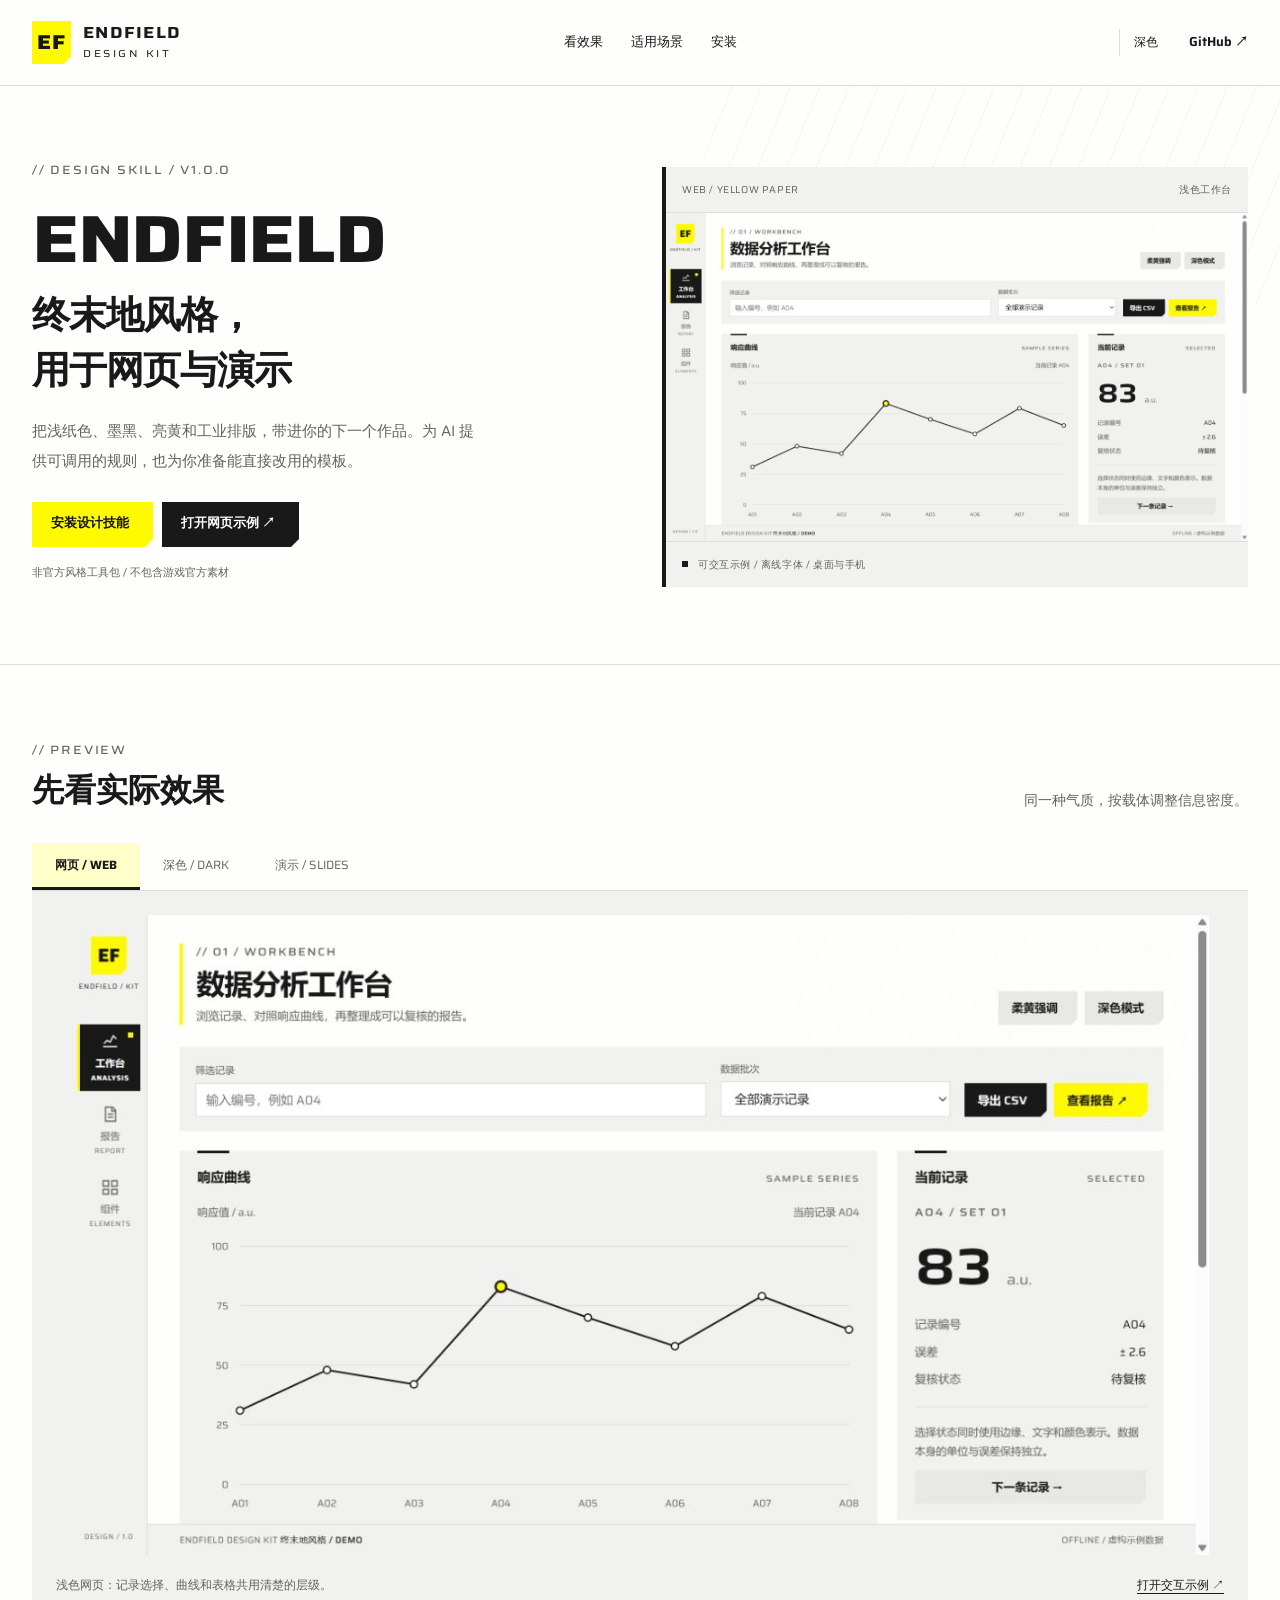
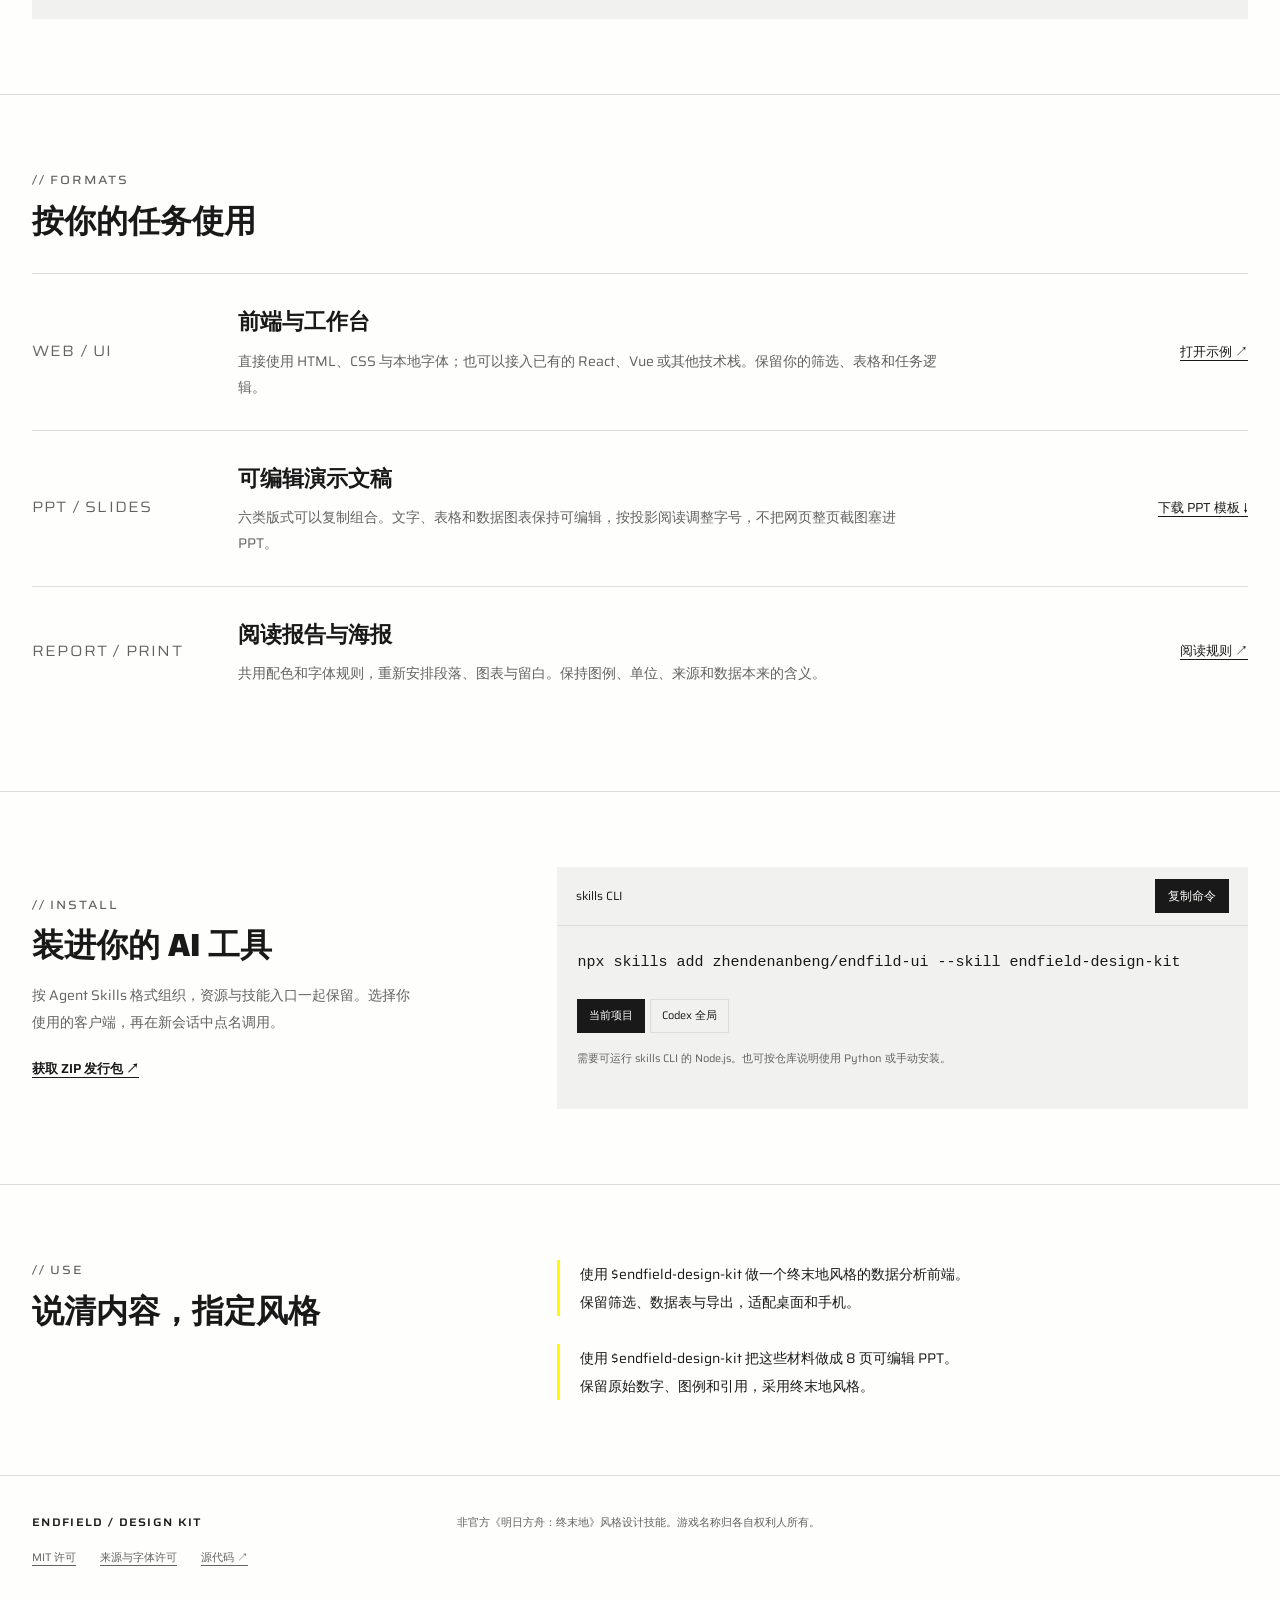
<file: index.html>
<!doctype html>
<!-- Yellow Paper variant: yellow / neutral / tight / hatch / standard / calm.
     Main visual: actual web and editable-slide previews. Surface: showcase. -->
<html lang="zh-CN" data-theme="light" data-version="1.0.0">
<head>
  <meta charset="utf-8"><meta name="viewport" content="width=device-width,initial-scale=1">
  <meta name="description" content="非官方终末地风格 AI 设计技能，提供网页组件、可编辑 PPT 模板，以及报告与海报的视觉规则。">
  <meta name="theme-color" content="#FFFA00">
  <title>Endfield Design Kit / 终末地风格设计技能</title>
  <link rel="icon" href="docs/mark.svg" type="image/svg+xml">
  <link rel="stylesheet" href="docs/site.css"><script src="docs/site.js" defer></script>
</head>
<body>
<a class="edk-skip" href="#main">跳到主要内容</a>
<header class="edk-nav">
  <a class="edk-brand" href="#top" aria-label="Endfield Design Kit 首页"><span class="edk-mark">EF</span><span>ENDFIELD<br><small>DESIGN KIT</small></span></a>
  <nav aria-label="页面导航"><a href="#preview">看效果</a><a href="#formats">适用场景</a><a href="#install">安装</a></nav>
  <div class="edk-nav-tools"><button id="themeToggle" class="edk-theme" aria-pressed="false" aria-label="切换到深色主题">深色</button><a class="edk-github" href="https://github.com/zhendenanbeng/endfild-ui" target="_blank" rel="noreferrer">GitHub ↗</a></div>
</header>
<main id="main">
  <section class="edk-hero edk-section" id="top" aria-labelledby="heroTitle">
    <div class="edk-hero-copy">
      <span class="edk-eyebrow">// DESIGN SKILL / V1.0.0</span>
      <p class="edk-wordmark" aria-hidden="true">ENDFIELD</p>
      <h1 id="heroTitle">终末地风格，<br>用于网页与演示</h1>
      <p class="edk-intro">把浅纸色、墨黑、亮黄和工业排版，带进你的下一个作品。为 AI 提供可调用的规则，也为你准备能直接改用的模板。</p>
      <div class="edk-actions"><a class="edk-button edk-button--signal" href="#install">安装设计技能</a><a class="edk-button edk-button--ink" href="skills/endfield-design-kit/assets/web/index.html">打开网页示例 ↗</a></div>
      <p class="edk-hero-note">非官方风格工具包 / 不包含游戏官方素材</p>
    </div>
    <a class="edk-hero-preview" href="#preview" aria-label="查看网页与 PPT 的实际效果">
      <div class="edk-frame-label"><span>WEB / YELLOW PAPER</span><span>浅色工作台</span></div>
      <img src="skills/endfield-design-kit/assets/preview-web.jpg" alt="终末地风格的浅色数据工作台，包含记录曲线、筛选与操作区" width="1265" height="720">
      <div class="edk-frame-foot"><span class="edk-live-dot"></span>可交互示例 / 离线字体 / 桌面与手机</div>
    </a>
  </section>

  <section class="edk-section edk-preview" id="preview" aria-labelledby="previewTitle">
    <div class="edk-section-head"><div><span class="edk-eyebrow">// PREVIEW</span><h2 id="previewTitle">先看实际效果</h2></div><p>同一种气质，按载体调整信息密度。</p></div>
    <div class="edk-tabs" role="group" aria-label="选择预览类型"><button data-preview="web" aria-pressed="true">网页 / WEB</button><button data-preview="dark" aria-pressed="false">深色 / DARK</button><button data-preview="slides" aria-pressed="false">演示 / SLIDES</button></div>
    <figure class="edk-preview-frame"><img id="previewImage" src="skills/endfield-design-kit/assets/preview-web.jpg" alt="浅色网页工作台预览" width="1265" height="720" loading="lazy"><figcaption><span id="previewCaption">浅色网页：记录选择、曲线和表格共用清楚的层级。</span><a id="previewOpen" href="skills/endfield-design-kit/assets/web/index.html">打开交互示例 ↗</a></figcaption></figure>
  </section>

  <section class="edk-section" id="formats" aria-labelledby="formatsTitle">
    <div class="edk-section-head"><div><span class="edk-eyebrow">// FORMATS</span><h2 id="formatsTitle">按你的任务使用</h2></div></div>
    <div class="edk-format-list">
      <article><span class="edk-format-name">WEB / UI</span><div><h3>前端与工作台</h3><p>直接使用 HTML、CSS 与本地字体；也可以接入已有的 React、Vue 或其他技术栈。保留你的筛选、表格和任务逻辑。</p></div><a href="skills/endfield-design-kit/assets/web/index.html">打开示例 ↗</a></article>
      <article><span class="edk-format-name">PPT / SLIDES</span><div><h3>可编辑演示文稿</h3><p>六类版式可以复制组合。文字、表格和数据图表保持可编辑，按投影阅读调整字号，不把网页整页截图塞进 PPT。</p></div><a href="skills/endfield-design-kit/assets/slides/yellow-paper-template.pptx" download>下载 PPT 模板 ↓</a></article>
      <article><span class="edk-format-name">REPORT / PRINT</span><div><h3>阅读报告与海报</h3><p>共用配色和字体规则，重新安排段落、图表与留白。保持图例、单位、来源和数据本来的含义。</p></div><a href="https://github.com/zhendenanbeng/endfild-ui/blob/main/skills/endfield-design-kit/references/other-media.md">阅读规则 ↗</a></article>
    </div>
  </section>

  <section class="edk-section edk-install" id="install" aria-labelledby="installTitle">
    <div><span class="edk-eyebrow">// INSTALL</span><h2 id="installTitle">装进你的 AI 工具</h2><p>按 Agent Skills 格式组织，资源与技能入口一起保留。选择你使用的客户端，再在新会话中点名调用。</p><a class="edk-release-link" href="https://github.com/zhendenanbeng/endfild-ui/releases/latest">获取 ZIP 发行包 ↗</a></div>
    <div class="edk-command-box"><div class="edk-command-head"><span>skills CLI</span><button id="copyCommand" class="edk-copy">复制命令</button></div><pre><code id="installCommand">npx skills add zhendenanbeng/endfild-ui --skill endfield-design-kit</code></pre><div class="edk-command-options"><button data-install="project" aria-pressed="true">当前项目</button><button data-install="codex" aria-pressed="false">Codex 全局</button></div><p id="copyStatus" class="edk-command-note" role="status" aria-live="polite">需要可运行 skills CLI 的 Node.js。也可按仓库说明使用 Python 或手动安装。</p></div>
  </section>

  <section class="edk-section edk-use" aria-labelledby="useTitle">
    <div><span class="edk-eyebrow">// USE</span><h2 id="useTitle">说清内容，指定风格</h2></div>
    <div class="edk-prompts"><pre>使用 $endfield-design-kit 做一个终末地风格的数据分析前端。
保留筛选、数据表与导出，适配桌面和手机。</pre><pre>使用 $endfield-design-kit 把这些材料做成 8 页可编辑 PPT。
保留原始数字、图例和引用，采用终末地风格。</pre></div>
  </section>
</main>
<footer class="edk-footer"><a class="edk-brand-small" href="#top">ENDFIELD / DESIGN KIT</a><p>非官方《明日方舟：终末地》风格设计技能。游戏名称归各自权利人所有。</p><div><a href="LICENSE">MIT 许可</a><a href="NOTICE.md">来源与字体许可</a><a href="https://github.com/zhendenanbeng/endfild-ui">源代码 ↗</a></div></footer>
</body></html>
</file>
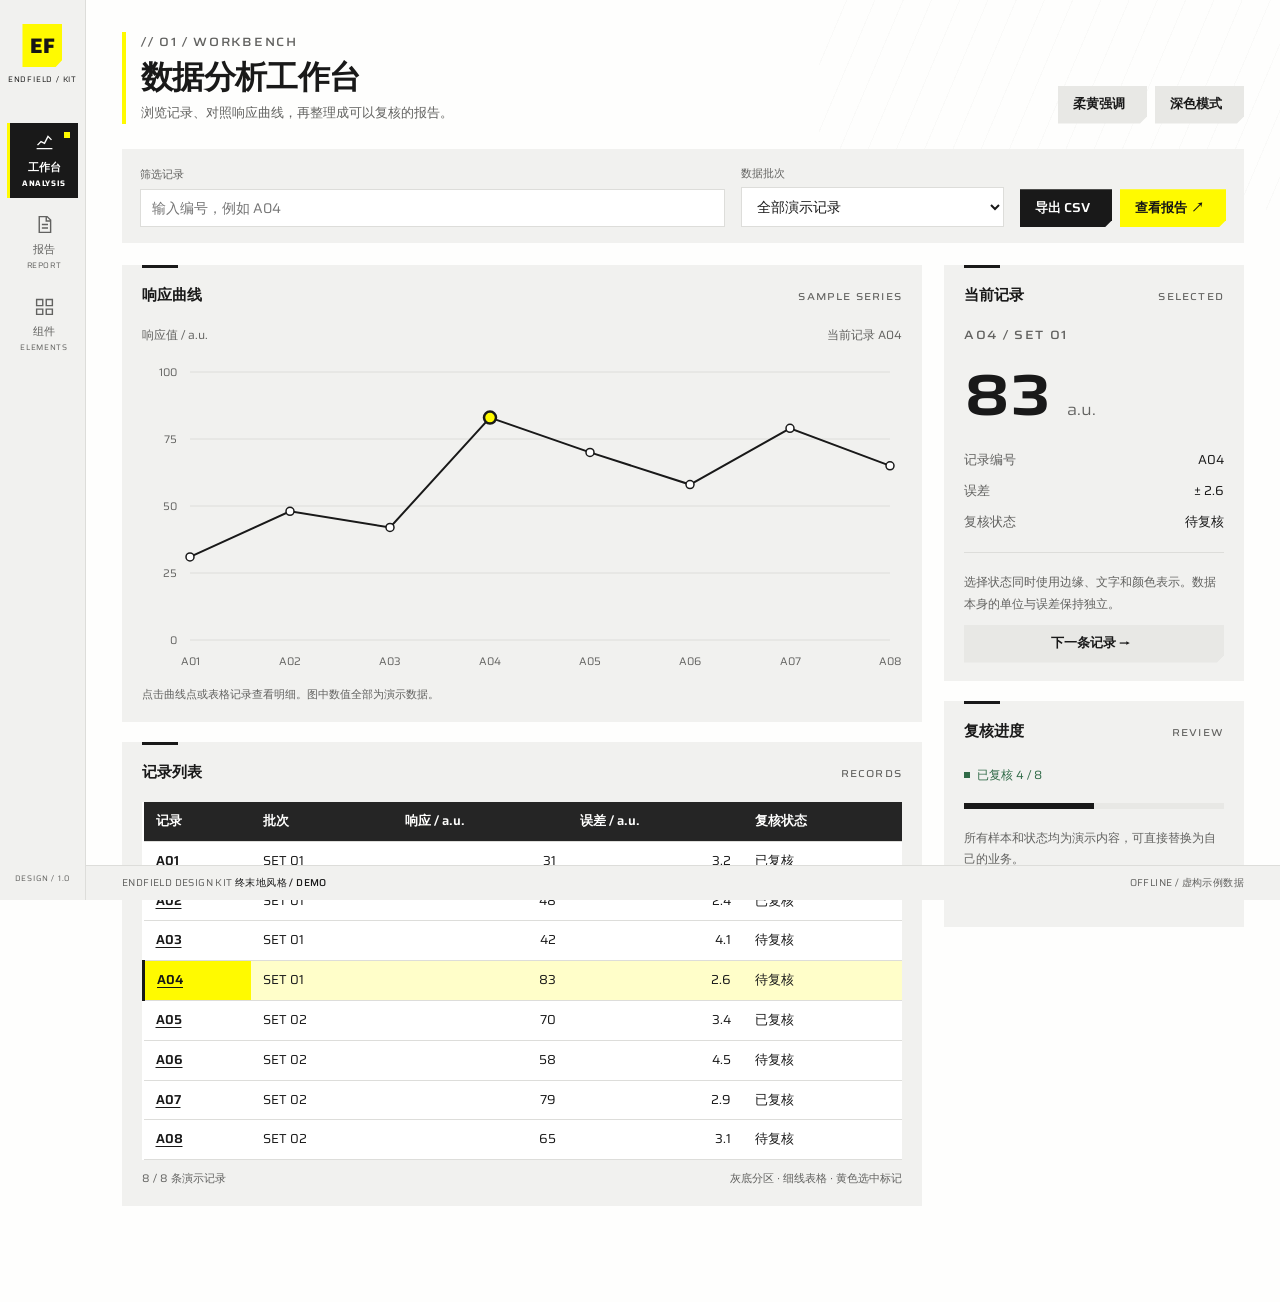
<file: skills/endfield-design-kit/assets/web/index.html>
<!doctype html>
<html lang="zh-CN" data-theme="light" data-tone="bright">
<head><meta charset="utf-8"><meta name="viewport" content="width=device-width,initial-scale=1"><title>Endfield Design Kit / 终末地风格工作台</title><link rel="icon" href="data:image/svg+xml,%3Csvg xmlns='http://www.w3.org/2000/svg' viewBox='0 0 32 32'%3E%3Cpath fill='%23FFFA00' d='M0 0h32v25l-7 7H0z'/%3E%3Ctext x='3' y='23' font-family='Arial' font-size='19' font-weight='800'%3EEF%3C/text%3E%3C/svg%3E"><link rel="stylesheet" href="theme.css"><script src="demo.js" defer></script></head>
<body>
<aside class="yp-rail" aria-label="示例导航">
  <a class="yp-brand" href="#analysisView" aria-label="Endfield Design Kit 首页"><span class="yp-mark">EF</span><small>ENDFIELD / KIT</small></a>
  <nav>
    <button class="yp-nav-item" data-view="analysis" aria-current="page"><svg viewBox="0 0 24 24" aria-hidden="true"><path d="M3 19h18M4 15l4-4 4 2 4-8 4 4"/></svg><span>工作台</span><small>ANALYSIS</small></button>
    <button class="yp-nav-item" data-view="report"><svg viewBox="0 0 24 24" aria-hidden="true"><path d="M6 3h9l4 4v14H6Zm8 0v5h5M9 12h7m-7 4h7"/></svg><span>报告</span><small>REPORT</small></button>
    <button class="yp-nav-item" data-view="components"><svg viewBox="0 0 24 24" aria-hidden="true"><path d="M3 4h7v7H3Zm11 0h7v7h-7ZM3 15h7v6H3Zm11 0h7v6h-7Z"/></svg><span>组件</span><small>ELEMENTS</small></button>
  </nav><footer>DESIGN / 1.0</footer>
</aside>
<div class="yp-app">
  <header class="yp-header">
    <div class="yp-title"><span class="yp-kicker" id="pageKicker">// 01 / WORKBENCH</span><h1 id="pageTitle">数据分析工作台</h1><p id="pageSubtitle">浏览记录、对照响应曲线，再整理成可以复核的报告。</p></div>
    <div class="yp-actions"><button class="yp-button" id="toneToggle" aria-pressed="false">柔黄强调</button><button class="yp-button" id="themeToggle" aria-pressed="false">深色模式</button></div>
  </header>
  <main>
    <section id="analysisView" aria-label="数据工作台">
      <div class="yp-filterbar">
        <label class="yp-control">筛选记录<input type="search" id="query" placeholder="输入编号，例如 A04" autocomplete="off"></label>
        <label class="yp-control">数据批次<select id="batch"><option value="all">全部演示记录</option value="SET 01">SET 01</option><option value="SET 02">SET 02</option></select></label>
        <div class="yp-actions"><button class="yp-button yp-button--solid" id="exportCsv">导出 CSV</button><button class="yp-button yp-button--signal" id="showReport">查看报告 ↗</button></div>
      </div>
      <div class="yp-workspace">
        <div>
          <section class="yp-panel"><h2 class="yp-panel-heading">响应曲线 <small>SAMPLE SERIES</small></h2><div class="yp-plot-top"><span>响应值 / a.u.</span><span id="selectedTag">当前记录 A04</span></div>
            <svg class="yp-plot" id="chart" viewBox="0 0 760 330" role="group" aria-labelledby="chartTitle" aria-describedby="chartDescription"><title id="chartTitle">演示记录响应曲线</title><desc id="chartDescription">虚构的样本响应，具体数值见下方表格。</desc><g id="chartGrid"></g><path class="trace" id="trace"></path><g id="chartPoints"></g></svg>
            <p class="yp-caption">点击曲线点或表格记录查看明细。图中数值全部为演示数据。</p>
          </section>
          <section class="yp-panel"><h2 class="yp-panel-heading">记录列表 <small>RECORDS</small></h2><div class="yp-table-wrap"><table class="yp-table"><thead><tr><th scope="col">记录</th><th scope="col">批次</th><th scope="col">响应 / a.u.</th><th scope="col">误差 / a.u.</th><th scope="col">复核状态</th></tr></thead><tbody id="rows"></tbody></table></div><p class="yp-empty" id="empty" hidden>没有匹配记录，试试清空筛选。</p><div class="yp-table-footer"><span id="recordCount">8 条演示记录</span><span>灰底分区 · 细线表格 · 黄色选中标记</span></div></section>
        </div>
        <aside class="yp-aside" aria-label="当前记录与复核状态">
          <section class="yp-panel"><h2 class="yp-panel-heading">当前记录 <small>SELECTED</small></h2><span class="yp-kicker" id="recordId">A04 / SET 01</span><div class="yp-metric"><span id="recordValue">83</span> <small>a.u.</small></div><dl class="yp-details"><dt>记录编号</dt><dd id="detailId">A04</dd><dt>误差</dt><dd id="detailError">± 2.6</dd><dt>复核状态</dt><dd id="detailState">待复核</dd></dl><hr class="yp-divider"><p class="yp-note">选择状态同时使用边缘、文字和颜色表示。数据本身的单位与误差保持独立。</p><button class="yp-button" id="nextRecord">下一条记录 →</button></section>
          <section class="yp-panel"><h2 class="yp-panel-heading">复核进度 <small>REVIEW</small></h2><span class="yp-status yp-status--ok" id="reviewCount">已复核 4 / 8</span><div class="yp-progress" role="progressbar" aria-label="演示复核进度" aria-valuemin="0" aria-valuemax="8" aria-valuenow="4"><span style="width:50%"></span></div><p class="yp-note">所有样本和状态均为演示内容，可直接替换为自己的业务。</p><p class="yp-note" id="feedback" role="status" aria-live="polite"></p></section>
        </aside>
      </div>
    </section>
    <section id="reportView" class="yp-document" hidden aria-label="阅读报告示例">
      <span class="yp-kicker">// REPORT / DEMO</span><h2>演示分析报告</h2><p class="yp-lead">报告沿用同一套配色，把空间留给段落、表格与数据说明。</p><h3>数据说明</h3><p>本页使用 8 条虚构记录展示阅读排版。响应值使用任意单位 a.u.，它们不代表实验结果、真实任务进度或模型准确率。</p><div class="yp-table-wrap"><table class="yp-table"><thead><tr><th>项目</th><th>说明</th></tr></thead><tbody><tr><td>来源</td><td>本模板内置的演示数据</td></tr><tr><td>品牌强调</td><td>亮黄只标注当前位置、主要动作和少量重点</td></tr><tr><td>数据颜色</td><td>保留原数据的色标、单位和语义</td></tr></tbody></table></div><h3>复核记录</h3><p>实际使用时，在此写清数据来源、处理方式、结果的限制和复核结论。页面可打印；侧栏与按钮在打印时隐藏。</p><div class="yp-actions"><button class="yp-button yp-button--solid" id="printReport">打印报告</button></div>
    </section>
    <section id="componentsView" hidden aria-label="组件示例">
      <p class="yp-lead">一套视觉规则，按内容选择组件。</p>
      <section class="yp-panel"><h2 class="yp-panel-heading">动作层级 <small>ACTIONS</small></h2><div class="yp-component-row"><button class="yp-button yp-button--signal" data-demo-action="主要动作">主要动作</button><button class="yp-button yp-button--solid" data-demo-action="次要动作">次要动作</button><button class="yp-button" data-demo-action="普通操作">普通操作</button><button class="yp-button" disabled>暂不可用</button></div><p class="yp-note" id="componentFeedback" role="status" aria-live="polite">可点击按钮查看反馈，Tab 可检查键盘焦点。</p></section>
      <section class="yp-panel"><h2 class="yp-panel-heading">状态与配色 <small>SEMANTICS</small></h2><div class="yp-component-row"><span class="yp-status yp-status--ok">已完成</span><span class="yp-status">待复核</span><span class="yp-status yp-status--danger">读取失败</span></div><div class="yp-component-row"><span class="yp-swatch" style="background:var(--yp-paper)" title="纸色"></span><span class="yp-swatch" style="background:var(--yp-panel-strong)" title="面板"></span><span class="yp-swatch" style="background:var(--yp-ink)" title="墨色"></span><span class="yp-swatch" style="background:var(--yp-accent)" title="强调"></span><span class="yp-note">品牌黄与成功、失败的语义颜色各自保留。</span></div></section>
    </section>
  </main>
</div>
<footer class="yp-footer"><span>ENDFIELD DESIGN KIT <strong>终末地风格 / DEMO</strong></span><span>OFFLINE / 虚构示例数据</span></footer>
</body></html>
</file>
<file: docs/site.css>
@import url('../skills/endfield-design-kit/assets/web/tokens.css');
@font-face{font-family:Saira;src:url('../skills/endfield-design-kit/assets/web/fonts/saira-ui.woff2') format('woff2');font-weight:100 900;font-stretch:50% 125%;font-display:swap}
*{box-sizing:border-box}html{scroll-behavior:smooth;scroll-padding-top:95px}body{margin:0;background:var(--yp-paper);color:var(--yp-ink);font-family:var(--yp-font);font-variant-numeric:tabular-nums;line-height:1.7}a{color:inherit;text-underline-offset:4px}button{font:inherit;cursor:pointer}button,a{-webkit-tap-highlight-color:transparent}button:focus-visible,a:focus-visible{outline:2px solid currentColor;outline-offset:4px}img{display:block;max-width:100%;height:auto}button{color:inherit}::selection{background:var(--yp-accent);color:var(--yp-on-accent)}
.edk-skip{position:fixed;top:-100px;left:12px;padding:9px 15px;background:var(--yp-accent);color:#161616;z-index:50}.edk-skip:focus{top:12px}.edk-nav{height:86px;display:flex;align-items:center;justify-content:space-between;gap:24px;border-bottom:1px solid var(--yp-line);padding:0 max(32px,calc((100vw - 1340px)/2));background:var(--yp-paper);position:sticky;top:0;z-index:10}
.edk-brand{display:flex;gap:12px;align-items:center;text-decoration:none;font-size:16px;font-weight:700;font-stretch:125%;line-height:1.15;letter-spacing:.08em;flex-shrink:0}.edk-brand small{font-weight:450;font-size:10px;letter-spacing:.25em}.edk-mark{display:grid;place-content:center;width:39px;height:43px;background:var(--yp-accent);color:#161616;font-size:20px;font-weight:800;clip-path:polygon(0 0,100% 0,100% 82%,82% 100%,0 100%)}.edk-nav nav{display:flex;gap:28px;font-size:13px}.edk-nav nav a{text-decoration:none}.edk-nav nav a:hover{box-shadow:inset 0 -3px var(--yp-accent)}.edk-nav-tools{display:flex;align-items:center;gap:17px;font-size:13px}.edk-github{font-weight:650;text-decoration:none}.edk-theme{border:0;border-left:1px solid var(--yp-line);padding:3px 14px;background:transparent;font-size:12px}.edk-theme:hover{background:var(--yp-panel)}
.edk-section{max-width:1340px;margin:auto;padding:75px 32px;border-bottom:1px solid var(--yp-line)}.edk-hero{display:grid;grid-template-columns:minmax(0,1fr) minmax(0,1fr);gap:44px;align-items:center;padding-top:74px;padding-bottom:70px;position:relative}.edk-hero:after{content:'';position:absolute;inset:0 0 auto auto;width:45%;height:220px;z-index:-1;opacity:.28;background:repeating-linear-gradient(112deg,transparent 0 26px,var(--yp-line) 26px 27px)}.edk-eyebrow{display:block;font-size:12px;letter-spacing:.15em;color:var(--yp-muted);font-stretch:125%;font-weight:500}.edk-wordmark{margin:22px 0 12px;font-size:clamp(51px,5.2vw,79px);font-weight:750;line-height:1.1;font-stretch:125%;letter-spacing:-.02em}.edk-hero h1{font-size:clamp(28px,3vw,43px);line-height:1.43;letter-spacing:-.025em;margin:0 0 20px;font-weight:800}.edk-intro{font-size:15px;line-height:1.95;max-width:450px;color:var(--yp-muted);margin:0 0 26px}.edk-actions{display:flex;flex-wrap:wrap;gap:9px}.edk-button{display:inline-block;min-height:45px;padding:10px 24px 10px 19px;text-decoration:none;clip-path:polygon(0 0,100% 0,100% calc(100% - 8px),calc(100% - 8px) 100%,0 100%);font-size:13px;font-weight:650;transition:background-color 160ms cubic-bezier(.7,0,.2,1),color 160ms cubic-bezier(.7,0,.2,1)}.edk-button--signal{background:var(--yp-accent);color:#161616}.edk-button--ink{background:var(--yp-ink);color:var(--yp-paper)}.edk-button:hover{background:var(--yp-panel-strong);color:var(--yp-ink)}.edk-button:focus-visible{outline:0;box-shadow:inset 0 0 0 2px currentColor}.edk-hero-note{font-size:11px;color:var(--yp-muted);margin-top:17px}.edk-hero-preview{display:block;min-width:0;background:var(--yp-panel);border-left:4px solid var(--yp-ink);text-decoration:none}.edk-hero-preview:hover{border-left-color:var(--yp-accent)}.edk-frame-label,.edk-frame-foot{display:flex;gap:10px;align-items:center;font-size:10px;line-height:1.5;letter-spacing:.06em;color:var(--yp-muted);padding:15px 16px}.edk-frame-label{justify-content:space-between}.edk-hero-preview img{width:100%;border-top:1px solid var(--yp-line);border-bottom:1px solid var(--yp-line)}.edk-live-dot{width:6px;height:6px;background:var(--yp-ink)}
.edk-section-head{display:flex;justify-content:space-between;gap:24px;align-items:end;margin-bottom:30px}.edk-section-head h2,.edk-install h2,.edk-use h2{font-size:32px;line-height:1.4;margin:8px 0 0;font-weight:800}.edk-section-head p{font-size:14px;color:var(--yp-muted);margin:0}.edk-tabs{display:flex;gap:0;border-bottom:1px solid var(--yp-line)}.edk-tabs button{background:transparent;border:0;border-bottom:3px solid transparent;min-height:47px;padding:10px 23px;color:var(--yp-muted);font-size:12px}.edk-tabs button[aria-pressed=true]{color:var(--yp-ink);font-weight:700;border-bottom-color:var(--yp-ink);background:var(--yp-accent-soft)}.edk-tabs button:hover{background:var(--yp-panel)}.edk-preview-frame{margin:0;background:var(--yp-panel);padding:24px}.edk-preview-frame img{width:100%;max-height:640px;object-fit:contain;object-position:top;background:var(--yp-panel)}.edk-preview-frame figcaption{display:flex;justify-content:space-between;gap:22px;align-items:center;margin-top:20px;font-size:12px;color:var(--yp-muted)}.edk-preview-frame figcaption a{color:var(--yp-ink);white-space:nowrap}
.edk-format-list article{display:grid;grid-template-columns:180px minmax(0,1fr) 160px;gap:26px;align-items:center;padding:29px 0;border-top:1px solid var(--yp-line)}.edk-format-name{font-size:15px;font-stretch:125%;letter-spacing:.08em;color:var(--yp-muted)}.edk-format-list h3{font-size:22px;margin:0 0 8px;font-weight:750}.edk-format-list p{font-size:14px;line-height:1.85;color:var(--yp-muted);margin:0;max-width:700px}.edk-format-list article>a{justify-self:end;font-size:13px}.edk-install{display:grid;grid-template-columns:.8fr 1.2fr;gap:65px;align-items:center}.edk-install>div>p{font-size:14px;color:var(--yp-muted);line-height:1.9;max-width:390px}.edk-release-link{display:inline-block;margin-top:9px;font-size:13px;font-weight:600}.edk-command-box{background:var(--yp-panel);min-width:0}.edk-command-head{display:flex;justify-content:space-between;align-items:center;border-bottom:1px solid var(--yp-line);padding:12px 19px;font-size:12px}.edk-copy{background:var(--yp-ink);color:var(--yp-paper);border:0;padding:7px 13px;font-size:12px}.edk-copy:hover{background:var(--yp-accent);color:#161616}.edk-command-box pre{white-space:pre-wrap;overflow-wrap:anywhere;margin:0;padding:23px 20px;font-size:15px;line-height:1.8}.edk-command-box code{font-family:'Cascadia Code','SFMono-Regular',Consolas,monospace}.edk-command-options{display:flex;gap:5px;padding:0 20px}.edk-command-options button{min-height:34px;padding:5px 11px;font-size:11px;background:transparent;border:1px solid var(--yp-line)}.edk-command-options button[aria-pressed=true]{background:var(--yp-ink);color:var(--yp-paper);border-color:var(--yp-ink)}.edk-command-note{font-size:11px!important;line-height:1.8!important;max-width:none!important;padding:0 20px 18px;margin:16px 0 0!important;min-height:60px;color:var(--yp-muted)}
.edk-use{display:grid;grid-template-columns:.8fr 1.2fr;gap:65px}.edk-prompts pre{white-space:pre-wrap;overflow-wrap:anywhere;font:14px/2 var(--yp-font);padding-left:20px;border-left:3px solid var(--yp-accent);margin:0 0 28px}.edk-prompts pre:last-child{margin-bottom:0}.edk-footer{max-width:1340px;margin:auto;padding:38px 32px 45px;display:grid;grid-template-columns:1fr 2fr;gap:16px 30px;font-size:11px;color:var(--yp-muted)}.edk-footer p{margin:0}.edk-footer>div{grid-column:1/-1;display:flex;gap:24px;flex-wrap:wrap}.edk-brand-small{font-stretch:125%;letter-spacing:.12em;color:var(--yp-ink);font-weight:600;text-decoration:none}
@media(max-width:1000px){.edk-hero{gap:30px}.edk-wordmark{font-size:58px}.edk-hero h1{font-size:34px}.edk-format-list article{grid-template-columns:140px minmax(0,1fr);gap:15px 24px}.edk-format-list article>a{grid-column:2;justify-self:start}.edk-install,.edk-use{gap:32px;grid-template-columns:.8fr 1.2fr}.edk-preview-frame{padding:16px}}
@media(max-width:760px){.edk-nav{height:74px;padding:0 20px;gap:14px}.edk-brand{font-size:13px;gap:9px}.edk-brand small{font-size:8px}.edk-mark{width:34px;height:38px;font-size:18px}.edk-nav nav{display:none}.edk-nav-tools{gap:10px;font-size:12px}.edk-theme{padding:5px 9px}.edk-section{padding:46px 20px}.edk-hero{grid-template-columns:minmax(0,1fr);gap:27px;padding-top:44px}.edk-wordmark{font-size:64px;margin:18px 0 13px}.edk-hero h1{font-size:34px}.edk-intro{max-width:540px}.edk-hero-preview{max-width:620px}.edk-section-head{align-items:start;flex-direction:column;gap:12px;margin-bottom:24px}.edk-section-head h2,.edk-install h2,.edk-use h2{font-size:28px}.edk-format-list article{grid-template-columns:minmax(0,1fr);gap:8px;padding:25px 0}.edk-format-list article>a{grid-column:1;margin-top:5px}.edk-format-name{font-size:12px}.edk-format-list h3{font-size:21px}.edk-install,.edk-use{grid-template-columns:minmax(0,1fr);gap:26px}.edk-install>div>p{max-width:620px}.edk-preview-frame figcaption{flex-direction:column;align-items:start;gap:10px}.edk-tabs button{padding:10px 17px;font-size:11px}.edk-preview-frame{padding:12px}.edk-footer{padding:30px 20px;grid-template-columns:minmax(0,1fr);gap:14px}.edk-eyebrow{font-size:10px}}
@media(max-width:420px){.edk-wordmark{font-size:54px}.edk-hero h1{font-size:30px}.edk-nav-tools{gap:4px}.edk-theme{padding:6px}.edk-brand{font-size:12px}.edk-brand small{font-size:7px}.edk-github{font-size:11px}.edk-section{padding-left:16px;padding-right:16px}.edk-nav{padding-left:16px;padding-right:16px}.edk-command-box pre{font-size:13px;padding:18px 15px}.edk-tabs button{padding-left:14px;padding-right:14px}}
@media(prefers-reduced-motion:reduce){html{scroll-behavior:auto}*,*:before,*:after{animation:none!important;transition:none!important}}
@media(pointer:coarse){button,.edk-tabs button,.edk-command-options button,.edk-theme{min-height:44px}}
</file>
<file: skills/endfield-design-kit/assets/web/theme.css>
@import url('./tokens.css');
@font-face{font-family:Saira;src:url('./fonts/saira-ui.woff2') format('woff2');font-weight:100 900;font-stretch:50% 125%;font-display:swap}
*{box-sizing:border-box}html{color-scheme:light}html[data-theme=dark]{color-scheme:dark}[hidden]{display:none!important}
body{margin:0;background:var(--yp-paper);color:var(--yp-ink);font-family:var(--yp-font);font-size:15px;line-height:1.6;font-variant-numeric:tabular-nums}
button,input,select,textarea{font:inherit;color:inherit;border-radius:0}button,a,input,select,textarea{-webkit-tap-highlight-color:transparent}button{cursor:pointer}a{color:inherit;text-underline-offset:4px}a:hover{background:var(--yp-accent-soft)}
.yp-rail{width:var(--yp-rail);position:fixed;inset:0 auto 0 0;z-index:5;background:var(--yp-panel);border-right:1px solid var(--yp-line);display:flex;flex-direction:column;align-items:center;padding:24px 7px 14px}
.yp-brand{text-decoration:none;display:grid;justify-items:center;gap:7px;background:none!important}.yp-mark{display:grid;place-content:center;width:40px;height:43px;background:var(--yp-accent);color:var(--yp-on-accent);font-size:21px;font-weight:800;clip-path:polygon(0 0,100% 0,100% 83%,83% 100%,0 100%)}
.yp-brand small,.yp-rail footer{font-size:8px;letter-spacing:.1em}.yp-rail nav{display:grid;gap:7px;width:100%;margin-top:36px}.yp-nav-item{position:relative;width:100%;min-height:75px;border:0;border-left:3px solid transparent;background:none;color:var(--yp-muted);display:grid;justify-items:center;align-content:center;gap:3px;font-size:11px;line-height:1.4}
.yp-nav-item svg{width:21px;height:21px;fill:none;stroke:currentColor;stroke-width:1.6;margin-bottom:4px}.yp-nav-item small{font-size:8px;letter-spacing:.08em}.yp-nav-item:hover{background:var(--yp-panel-strong);color:var(--yp-ink)}
.yp-nav-item[aria-current=page]{background:#191919;color:#FEFEFD;border-left-color:var(--yp-accent);font-weight:700}.yp-nav-item[aria-current=page]:after{content:'';position:absolute;top:9px;right:8px;width:6px;height:6px;background:var(--yp-accent)}.yp-rail footer{margin-top:auto;color:var(--yp-muted);writing-mode:horizontal-tb}
.yp-app{margin-left:var(--yp-rail);padding:0 36px 76px;min-height:100svh;isolation:isolate;max-width:1740px}.yp-app:before{content:'';position:fixed;pointer-events:none;right:0;top:0;width:36vw;height:210px;z-index:-1;opacity:.12;background:repeating-linear-gradient(113deg,transparent 0 25px,var(--yp-line) 25px 26px)}
.yp-header{display:flex;align-items:flex-end;justify-content:space-between;gap:24px;padding:32px 0 25px}.yp-title{border-left:4px solid var(--yp-accent);padding-left:15px}.yp-kicker{font-size:12px;font-weight:550;letter-spacing:.14em;font-stretch:125%;color:var(--yp-muted);display:block}.yp-title h1{margin:6px 0 4px;font-size:32px;line-height:1.3;letter-spacing:-.02em;font-weight:800}.yp-title p{color:var(--yp-muted);font-size:13px;margin:0}.yp-actions{display:flex;gap:8px;flex-wrap:wrap;align-items:center}
.yp-button{min-height:38px;padding:8px calc(15px + var(--yp-cut)) 8px 15px;border:0;background:var(--yp-panel-strong);font-size:13px;font-weight:600;font-stretch:112%;clip-path:polygon(0 0,100% 0,100% calc(100% - var(--yp-cut)),calc(100% - var(--yp-cut)) 100%,0 100%);transition:background var(--yp-motion) var(--yp-ease),color var(--yp-motion) var(--yp-ease)}
.yp-button:hover{background:var(--yp-accent);color:var(--yp-on-accent)}.yp-button--signal{background:var(--yp-accent);color:var(--yp-on-accent);font-weight:750}.yp-button--signal:hover{background:var(--yp-ink);color:var(--yp-paper)}.yp-button--solid{background:var(--yp-ink);color:var(--yp-paper)}
.yp-button:disabled{cursor:not-allowed;opacity:.5;background:repeating-linear-gradient(135deg,var(--yp-panel-strong) 0 5px,var(--yp-line) 5px 6px);color:var(--yp-muted)}
button:focus-visible,a:focus-visible{outline:2px solid currentColor;outline-offset:3px}.yp-button:focus-visible{outline:0;box-shadow:inset 0 0 0 2px currentColor}.yp-button:disabled:focus-visible{box-shadow:none}input:focus-visible,select:focus-visible,textarea:focus-visible{outline:2px solid var(--yp-ink);outline-offset:2px}
.yp-control{display:grid;gap:5px;font-size:11px;color:var(--yp-muted);min-width:0}.yp-control input,.yp-control select{width:100%;min-height:37px;padding:7px 11px;background:var(--yp-field);border:1px solid var(--yp-line);color:var(--yp-ink);font-size:14px}
.yp-filterbar{display:grid;grid-template-columns:minmax(180px,1fr) minmax(150px,.45fr) auto;gap:16px;align-items:end;background:var(--yp-panel);padding:16px 18px;margin-bottom:22px}.yp-filterbar .yp-actions{justify-self:end}
.yp-workspace{display:grid;grid-template-columns:minmax(0,1fr) var(--yp-aside);gap:22px;align-items:start}.yp-panel{position:relative;background:var(--yp-panel);padding:18px 20px;margin-bottom:20px;min-width:0}.yp-panel:before{content:'';position:absolute;left:20px;top:0;width:36px;height:3px;background:var(--yp-ink)}
.yp-panel-heading{display:flex;justify-content:space-between;align-items:baseline;gap:15px;margin:0 0 18px;font-size:15px;font-weight:750}.yp-panel-heading small{color:var(--yp-muted);font-size:10px;font-stretch:125%;letter-spacing:.12em;font-weight:500}
.yp-plot-top{display:flex;align-items:center;justify-content:space-between;gap:16px;font-size:12px;color:var(--yp-muted);margin-bottom:4px}.yp-plot{width:100%;height:auto;display:block;overflow:visible}.yp-plot text{font-family:var(--yp-font);font-size:11px;fill:var(--yp-muted)}.yp-plot .grid{stroke:var(--yp-line);stroke-width:1}.yp-plot .trace{fill:none;stroke:var(--yp-ink);stroke-width:2}.yp-plot .point{cursor:pointer;fill:var(--yp-field);stroke:var(--yp-ink);stroke-width:1.5}.yp-plot .point[aria-pressed=true]{fill:var(--yp-accent);stroke-width:2.5}.yp-plot .point:focus-visible{outline:2px solid var(--yp-ink);outline-offset:3px}
.yp-caption{font-size:11px;color:var(--yp-muted);margin:8px 0 0}.yp-table-wrap{overflow-x:auto;max-width:100%}.yp-table{width:100%;border-collapse:collapse;text-align:left;font-size:13px;min-width:580px;white-space:nowrap;background:var(--yp-field)}.yp-table th{background:#252525;color:#FEFEFD;font-weight:600}.yp-table th,.yp-table td{padding:9px 12px;border:0;border-bottom:1px solid var(--yp-line)}.yp-table tr[data-current=true] td{background:var(--yp-accent-soft)}.yp-table tr[data-current=true] td:first-child{border-left:3px solid var(--yp-ink);background:var(--yp-accent);color:var(--yp-on-accent)}.yp-record-button{padding:0;border:0;background:none;color:inherit;text-decoration:underline;text-underline-offset:3px;font-weight:600}.yp-table td.number{text-align:right}
.yp-table-footer{margin-top:10px;display:flex;justify-content:space-between;align-items:center;font-size:11px;color:var(--yp-muted);gap:14px}.yp-metric{font-stretch:120%;font-size:58px;font-weight:650;line-height:1.2;margin:16px 0}.yp-metric small{font-size:16px;color:var(--yp-muted);font-weight:400}.yp-details{display:grid;grid-template-columns:1fr auto;gap:10px 20px;font-size:13px;margin:20px 0}.yp-details dt{color:var(--yp-muted)}.yp-details dd{margin:0;text-align:right}.yp-divider{height:1px;background:var(--yp-line);border:0;margin:18px 0}.yp-aside .yp-button{width:100%}.yp-note{font-size:12px;line-height:1.8;color:var(--yp-muted);margin:10px 0}.yp-status{font-size:12px;display:inline-flex;align-items:center;gap:7px}.yp-status:before{content:'';width:6px;height:6px;background:currentColor}.yp-status--ok{color:var(--yp-success)}.yp-status--danger{color:var(--yp-danger)}
.yp-empty{padding:32px;text-align:center;color:var(--yp-muted)}.yp-progress{height:6px;background:var(--yp-panel-strong);margin:18px 0}.yp-progress>span{height:100%;display:block;background:var(--yp-ink)}.yp-document{max-width:1040px;margin:0 auto;padding:16px 0;font-size:16px;line-height:1.85}.yp-document h2{font-size:28px;line-height:1.4;border-bottom:2px solid var(--yp-ink);padding-bottom:15px}.yp-document h3{font-size:20px;border-top:1px solid var(--yp-line);padding-top:18px}.yp-document .yp-table{font-size:14px}.yp-lead{font-size:22px;line-height:1.7;max-width:820px;margin:24px 0 36px}.yp-component-row{display:flex;align-items:center;flex-wrap:wrap;gap:14px;margin:22px 0}.yp-swatch{display:inline-block;width:38px;height:38px;border:1px solid var(--yp-line)}
.yp-footer{position:fixed;z-index:4;left:var(--yp-rail);right:0;bottom:0;padding:9px 36px;background:var(--yp-panel);border-top:1px solid var(--yp-line);display:flex;align-items:center;justify-content:space-between;gap:18px;font-size:10px;letter-spacing:.04em;color:var(--yp-muted)}.yp-footer strong{font-weight:500;color:var(--yp-ink)}#feedback{min-height:1.6em}
@media(min-width:1550px){.yp-app{padding-left:48px;padding-right:48px}.yp-header{padding-top:40px}.yp-title h1{font-size:36px}}
@media(max-width:1100px){.yp-app{padding-left:24px;padding-right:24px}.yp-workspace{grid-template-columns:minmax(0,1fr) 260px;gap:16px}.yp-header{gap:16px}.yp-title h1{font-size:28px}.yp-panel{padding:16px}.yp-filterbar{gap:12px}.yp-panel-heading small{font-size:9px}}
@media(max-width:900px){.yp-workspace{grid-template-columns:minmax(0,1fr)}.yp-aside{display:grid;grid-template-columns:1fr 1fr;gap:18px}.yp-header{align-items:flex-start}.yp-header>.yp-actions{max-width:160px;justify-content:flex-end}.yp-filterbar{grid-template-columns:minmax(0,1fr) minmax(140px,.6fr)}.yp-filterbar>.yp-actions{grid-column:1/-1;justify-self:start}.yp-panel-heading{flex-wrap:wrap}}
@media(max-width:600px){.yp-rail{width:var(--yp-rail-mobile);padding:18px 4px 12px}.yp-mark{width:34px;height:37px;font-size:17px}.yp-brand small,.yp-rail footer{font-size:6px}.yp-rail nav{margin-top:26px}.yp-nav-item{font-size:9px;min-height:65px}.yp-nav-item small{font-size:6px}.yp-nav-item svg{width:19px;height:19px}.yp-nav-item[aria-current=page]:after{width:4px;height:4px;right:4px;top:7px}.yp-app{margin-left:var(--yp-rail-mobile);padding:0 14px 90px}.yp-header{flex-direction:column;padding:23px 0;gap:16px}.yp-title{padding-left:11px}.yp-title h1{font-size:25px}.yp-title p{font-size:12px}.yp-kicker{font-size:9px}.yp-header>.yp-actions{max-width:none;justify-content:flex-start}.yp-filterbar{grid-template-columns:minmax(0,1fr);gap:13px;padding:14px}.yp-filterbar>.yp-actions{grid-column:1}.yp-button{min-height:44px;padding:9px 14px;font-size:12px}.yp-control input,.yp-control select{min-height:44px}.yp-aside{display:block}.yp-panel{padding:15px 12px;margin-bottom:16px}.yp-panel:before{left:12px}.yp-panel-heading{gap:6px;margin-bottom:16px;font-size:14px}.yp-panel-heading small{font-size:8px}.yp-metric{font-size:48px}.yp-footer{left:var(--yp-rail-mobile);padding:8px 14px;gap:8px;flex-wrap:wrap;min-height:45px;font-size:9px}.yp-table-footer{align-items:flex-start}.yp-document{font-size:15px}.yp-lead{font-size:19px}.yp-document h2{font-size:24px}.yp-plot-top{font-size:10px}}
@media(pointer:coarse){.yp-button,.yp-record-button{min-height:44px}.yp-nav-item{min-height:64px}}
@media(prefers-reduced-motion:reduce){*,*:before,*:after{transition:none!important;animation:none!important;scroll-behavior:auto!important}}
@media print{.yp-rail,.yp-header>.yp-actions,.yp-filterbar,.yp-footer,.yp-aside,.yp-actions{display:none!important}.yp-app{margin:0;padding:0;max-width:none}.yp-app:before{display:none}.yp-panel{background:white;break-inside:avoid}.yp-document{max-width:none}.yp-table-wrap{overflow:visible}.yp-table{min-width:0}body{background:white;color:#191919}.yp-plot{max-height:360px}}
</file>
